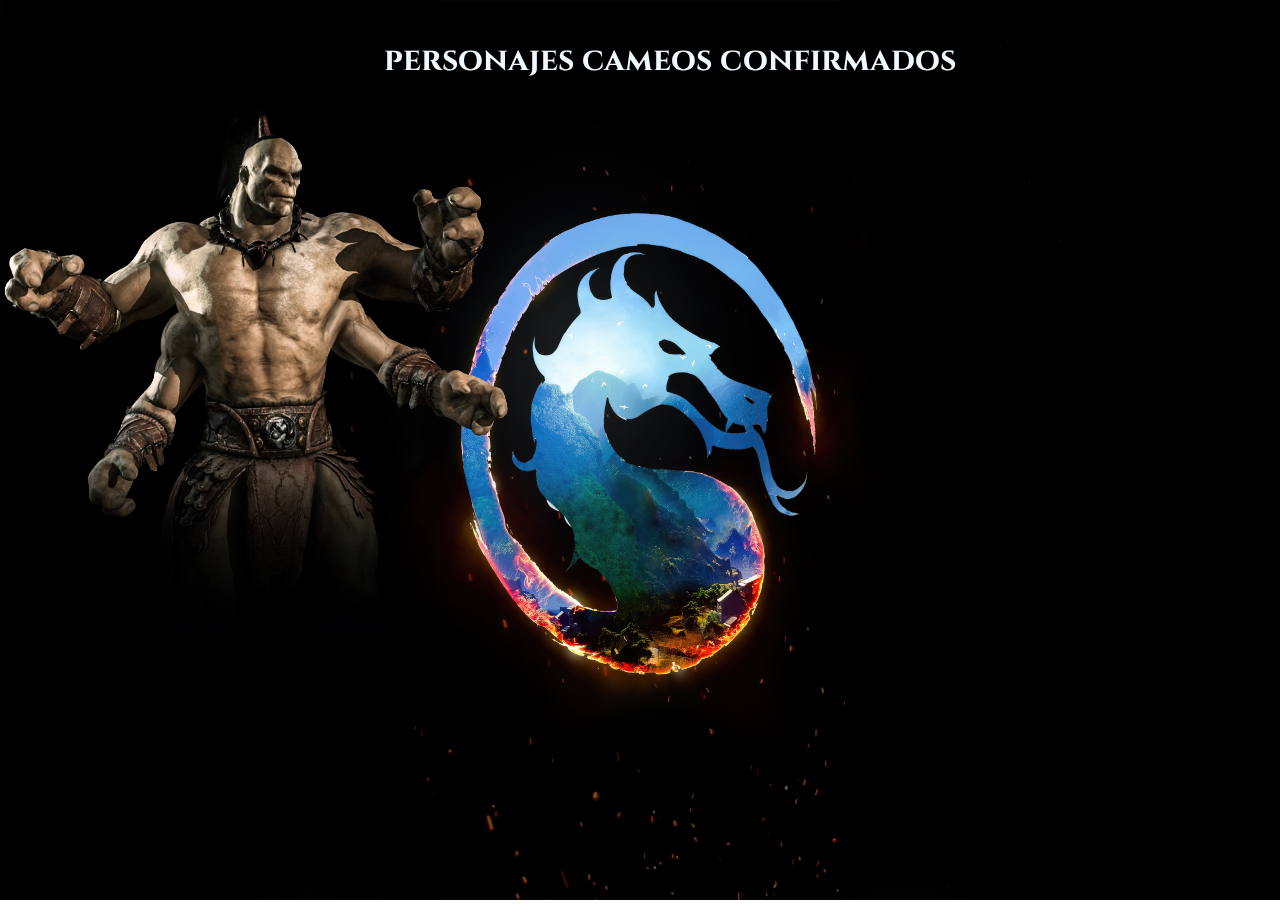
<file: CAMEOS.html>
<!DOCTYPE html>
<html lang="en">
    <head>
        <meta charset="UTF-8">
        <meta name="viewport" content="width=device-width, initial-scale=1.0">
        <link rel="stylesheet" type="text/css" href="src/css/style.css">
        <title>Document</title>
    </head>
    <body>
        <img src="src/img/goro.webp" alt="cameo" class="cameo1">
        <div class="titulo_de_cameos">
            <h1>personajes cameos confirmados</h1>
        </div>
        <div class="nombre de cameo">
            <h1>goro</h1>
        </div>
        <div class="fondo__pph">
            <img src="src/img/fondo2.jpg" alt="fondo">
        </div> 
    </body>
</html>
</file>
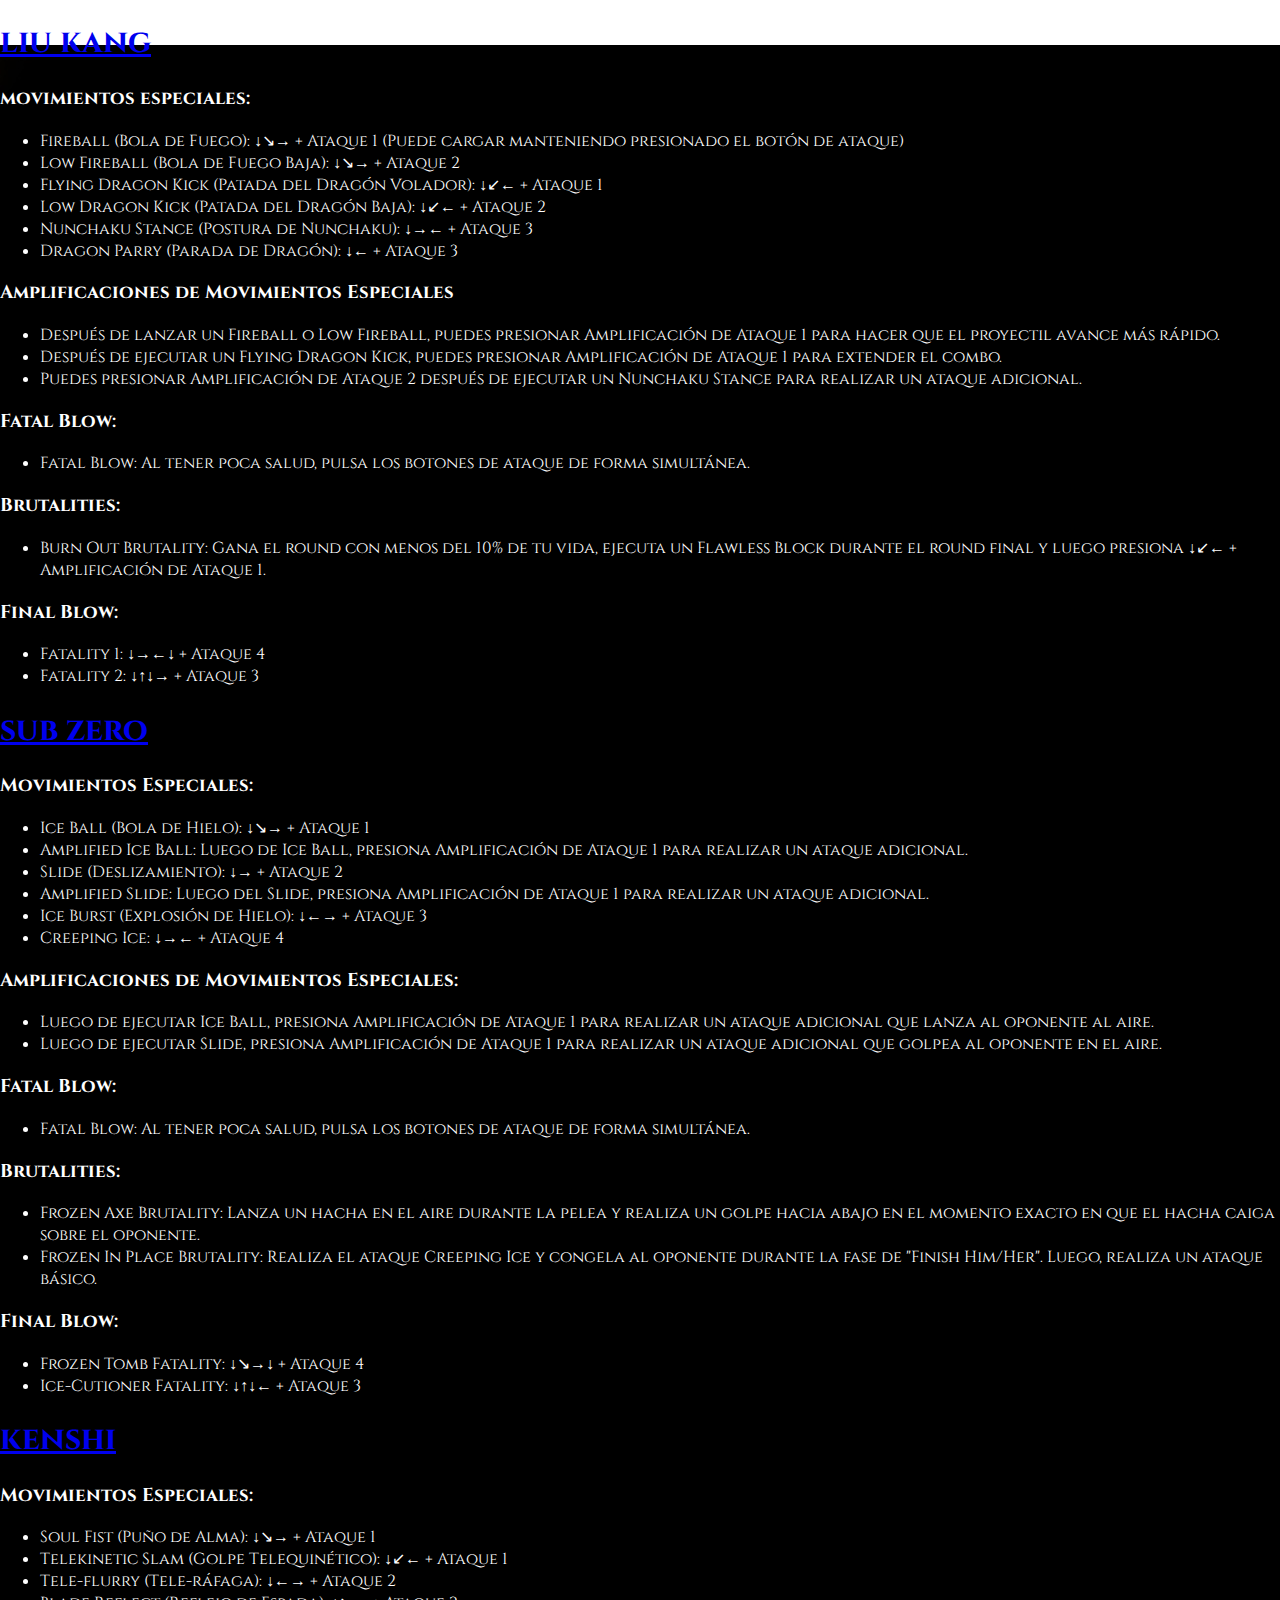
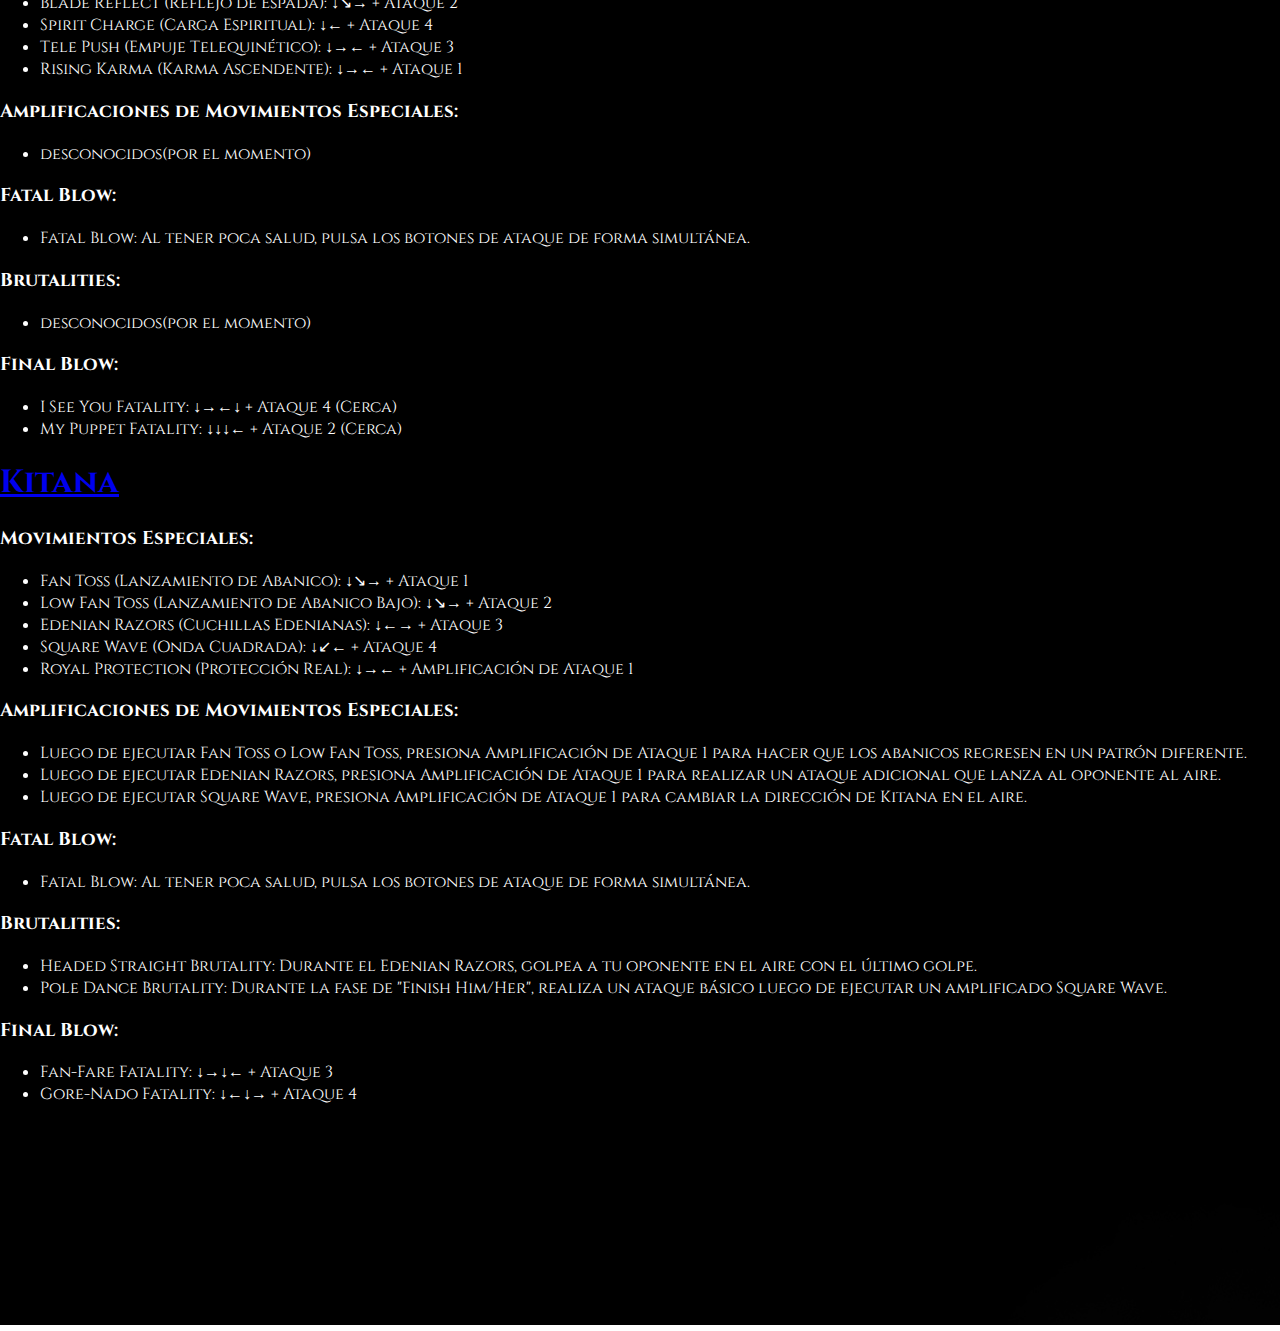
<file: COMBOS.html>
<!DOCTYPE html>
<html lang="en">
<head>
    <meta charset="UTF-8">
    <meta name="viewport" content="width=device-width, initial-scale=1.0">
    <link rel="stylesheet" type="text/css" href="src/css/style.css">
    <title>Document</title>
</head>
<body>
    <div class="movimientos_liu_kang">
        <h1><a href="PERSONAJES.html">liu kang</h1></a>
        <h3>movimientos especiales:</h3>
            <ul>
                <li>Fireball (Bola de Fuego): ↓↘→ + Ataque 1 (Puede cargar manteniendo presionado el botón de ataque)</li>
                <li>Low Fireball (Bola de Fuego Baja): ↓↘→ + Ataque 2</li>
                <li>Flying Dragon Kick (Patada del Dragón Volador): ↓↙← + Ataque 1</li>
                <li>Low Dragon Kick (Patada del Dragón Baja): ↓↙← + Ataque 2</li>
                <li>Nunchaku Stance (Postura de Nunchaku): ↓→← + Ataque 3</li>
                <li>Dragon Parry (Parada de Dragón): ↓← + Ataque 3</li>
            </ul>
        <h3>Amplificaciones de Movimientos Especiales</h3>
            <ul>
                <li>Después de lanzar un Fireball o Low Fireball, puedes presionar Amplificación de Ataque 1 para hacer que el proyectil avance más rápido.</li>
                <li>Después de ejecutar un Flying Dragon Kick, puedes presionar Amplificación de Ataque 1 para extender el combo.</li>
                <li>Puedes presionar Amplificación de Ataque 2 después de ejecutar un Nunchaku Stance para realizar un ataque adicional.</li>
            </ul>
        <h3>Fatal Blow:</h3>
            <ul>
                <li>Fatal Blow: Al tener poca salud, pulsa los botones de ataque de forma simultánea.</li>
            </ul>
        <h3>Brutalities:</h3>
            <ul>
                <li>Burn Out Brutality: Gana el round con menos del 10% de tu vida, ejecuta un Flawless 
                    Block durante el round final y luego presiona ↓↙← + Amplificación de Ataque 1.</li>
            </ul>
        <h3>Final Blow:</h3>
            <ul>
                <li>Fatality 1: ↓→←↓ + Ataque 4</li>
                <li>Fatality 2: ↓↑↓→ + Ataque 3</li>
            </ul>     
    </div>
    <div class="movimientos_sub_zero">
        <h1><a href="PERSONAJES.html">sub zero</h1></a>
        <h3>Movimientos Especiales:</h3>
            <ul>
                <li>Ice Ball (Bola de Hielo): ↓↘→ + Ataque 1</li>
                <li>Amplified Ice Ball: Luego de Ice Ball, presiona Amplificación de Ataque 1 para realizar un ataque adicional.</li>
                <li>Slide (Deslizamiento): ↓→ + Ataque 2</li>
                <li>Amplified Slide: Luego del Slide, presiona Amplificación de Ataque 1 para realizar un ataque adicional.</li>
                <li>Ice Burst (Explosión de Hielo): ↓←→ + Ataque 3</li>
                <li>Creeping Ice: ↓→← + Ataque 4</li>
            </ul>
        <h3>Amplificaciones de Movimientos Especiales:</h3>
            <ul>
                <li>Luego de ejecutar Ice Ball, presiona Amplificación de Ataque 1 para realizar un ataque adicional que lanza al oponente al aire.</li>
                <li>Luego de ejecutar Slide, presiona Amplificación de Ataque 1 para realizar un ataque adicional que golpea al oponente en el aire.</li>
            </ul>
        <h3>Fatal Blow:</h3>
            <ul>
                <li>Fatal Blow: Al tener poca salud, pulsa los botones de ataque de forma simultánea.</li>
            </ul>
        <h3>Brutalities:</h3>
            <ul>
                <li>Frozen Axe Brutality: Lanza un hacha en el aire durante la pelea y realiza un golpe hacia abajo en el momento exacto en que el hacha caiga sobre el oponente.</li>
                <li>Frozen In Place Brutality: Realiza el ataque Creeping Ice y congela al oponente durante la fase de "Finish Him/Her". Luego, realiza un ataque básico.</li>
            </ul>
        <h3>Final Blow:</h3>
            <ul>
                <li>Frozen Tomb Fatality: ↓↘→↓ + Ataque 4</li>
                <li>Ice-Cutioner Fatality: ↓↑↓← + Ataque 3</li>
            </ul>
    </div>
    <div class="movimientos_kenshi">
        <h1><a href="PERSONAJES.html">kenshi</h1></a>
        <h3>Movimientos Especiales:</h3>
        <ul>
            <li>Soul Fist (Puño de Alma): ↓↘→ + Ataque 1</li>
            <li>Telekinetic Slam (Golpe Telequinético): ↓↙← + Ataque 1</li>
            <li>Tele-flurry (Tele-ráfaga): ↓←→ + Ataque 2</li>
            <li>Blade Reflect (Reflejo de Espada): ↓↘→ + Ataque 2</li>
            <li>Spirit Charge (Carga Espiritual): ↓← + Ataque 4</li>
            <li>Tele Push (Empuje Telequinético): ↓→← + Ataque 3</li>
            <li>Rising Karma (Karma Ascendente): ↓→← + Ataque 1</li>
        </ul>
        <h3>Amplificaciones de Movimientos Especiales:</h3>
            <ul>
                <li>desconocidos(por el momento)</li>
            </ul>
            <h3>Fatal Blow:</h3>
            <ul>
                <li>Fatal Blow: Al tener poca salud, pulsa los botones de ataque de forma simultánea.</li>
            </ul>
        <h3>Brutalities:</h3>
            <ul>
                <li>desconocidos(por el momento)</li>
            </ul>
        <h3>Final Blow:</h3>
            <ul>
                <li>I See You Fatality: ↓→←↓ + Ataque 4 (Cerca)</li>
                <li>My Puppet Fatality: ↓↓↓← + Ataque 2 (Cerca)</li>
            </ul>
    </div>
    <div class="movimientos_kitana">
        <h1><a href="PERSONAJES.html">Kitana</h1></a>
        <h3>Movimientos Especiales:</h3>
        <ul>
            <li>Fan Toss (Lanzamiento de Abanico): ↓↘→ + Ataque 1</li>
            <li>Low Fan Toss (Lanzamiento de Abanico Bajo): ↓↘→ + Ataque 2</li>
            <li>Edenian Razors (Cuchillas Edenianas): ↓←→ + Ataque 3</li>
            <li>Square Wave (Onda Cuadrada): ↓↙← + Ataque 4</li>
            <li>Royal Protection (Protección Real): ↓→← + Amplificación de Ataque 1</li>
        </ul>
        <h3>Amplificaciones de Movimientos Especiales:</h3>
        <ul>
            <li>Luego de ejecutar Fan Toss o Low Fan Toss, presiona Amplificación de Ataque 1 para hacer que los abanicos regresen en un patrón diferente.</li>
            <li>Luego de ejecutar Edenian Razors, presiona Amplificación de Ataque 1 para realizar un ataque adicional que lanza al oponente al aire.</li>
            <li>Luego de ejecutar Square Wave, presiona Amplificación de Ataque 1 para cambiar la dirección de Kitana en el aire.</li>
        </ul>
        <h3>Fatal Blow:</h3>
        <ul>
            <li>Fatal Blow: Al tener poca salud, pulsa los botones de ataque de forma simultánea.</li>
        </ul>
        <h3>Brutalities:</h3>
        <ul>
            <li>Headed Straight Brutality: Durante el Edenian Razors, golpea a tu oponente en el aire con el último golpe.</li>
            <li>Pole Dance Brutality: Durante la fase de "Finish Him/Her", realiza un ataque básico luego de ejecutar un amplificado Square Wave.</li>
        </ul>
        <h3>Final Blow:</h3>
        <ul>
            <li>Fan-Fare Fatality: ↓→↓← + Ataque 3</li>
            <li>Gore-Nado Fatality: ↓←↓→ + Ataque 4</li>
        </ul>
    </div>
    
    <div class="fondo__pp">
        <img src="src/img/fondo2.jpg" alt="fondo">
    </div> 
</body>
</html>
</file>
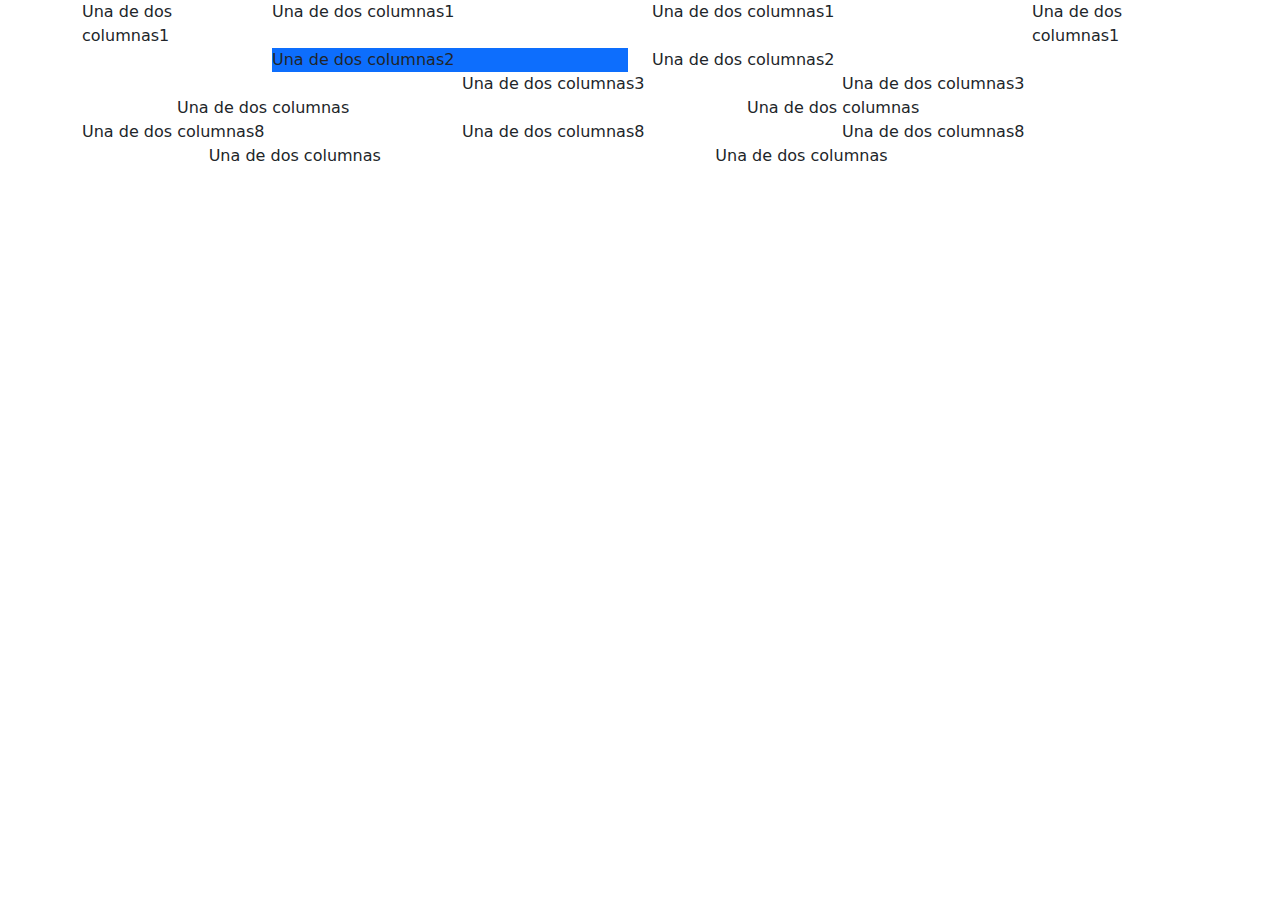
<file: contactenos.html>
<!DOCTYPE html>
<html lang="en">
<head>
    <meta charset="UTF-8">
    <meta name="viewport" content="width=device-width, initial-scale=1.0">
    <link href="https://cdn.jsdelivr.net/npm/bootstrap@5.3.0/dist/css/bootstrap.min.css" rel="stylesheet">
    <title>Document</title>
</head>
<body>

    <div class="container">
        <div class="row justify-content-start">
          <div class="col-2">
            Una de dos columnas1
          </div>
          <div class="col-4">
            Una de dos columnas1
          </div>
          <div class="col-4">
            Una de dos columnas1
          </div>
          <div class="col-2">
            Una de dos columnas1
          </div>
        </div>
        <div class="row justify-content-center">
          <div class="col-4">
            <div class="text bg-primary">Una de dos columnas2</div>
          </div>
          <div class="col-4">
            Una de dos columnas2
          </div>
        </div>
        <div class="row justify-content-end">
          <div class="col-4">
            Una de dos columnas3
          </div>
          <div class="col-4">
            Una de dos columnas3
          </div>
        </div>
        <div class="row justify-content-around">
          <div class="col-4">
            Una de dos columnas
          </div>
          <div class="col-4">
            Una de dos columnas
          </div>
        </div>
        <div class="row justify-content-between">
          <div class="col-4">
            Una de dos columnas8
          </div>
          <div class="col-4">
            Una de dos columnas8
          </div>
          <div class="col-4">
            Una de dos columnas8
          </div>
        </div>
        <div class="row justify-content-evenly">
          <div class="col-4">
            Una de dos columnas
          </div>
          <div class="col-4">
            Una de dos columnas
          </div>
        </div>
      </div>
</body>
</html>
</file>
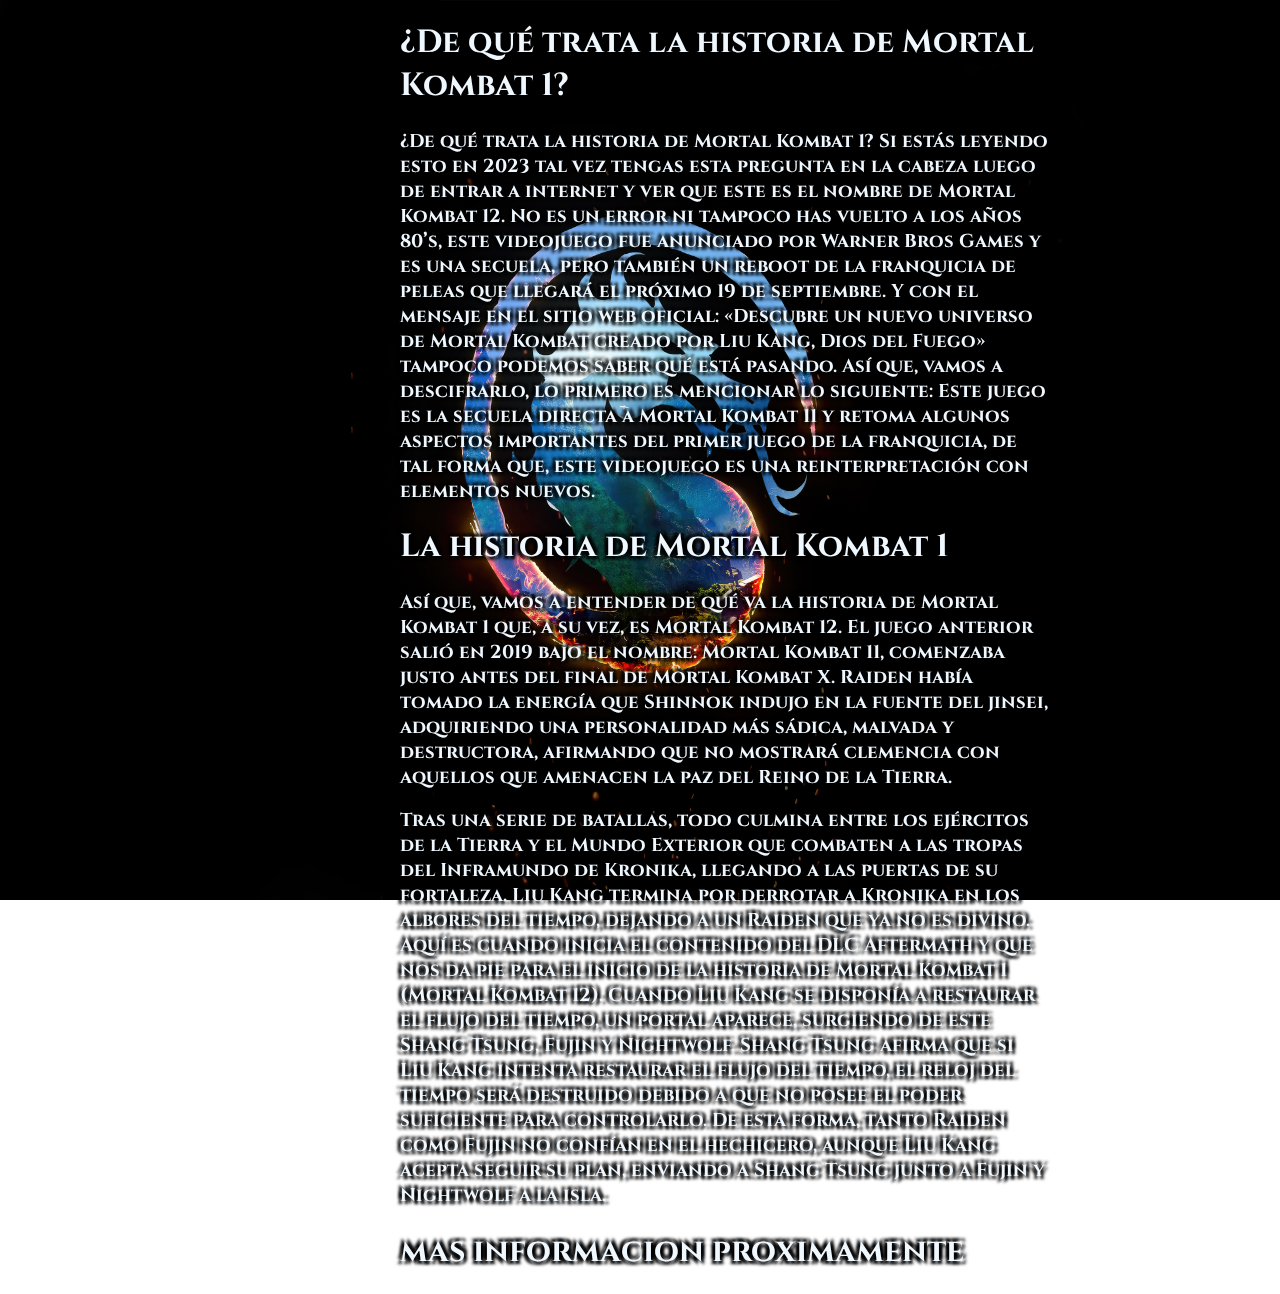
<file: HISTORIA.html>
<!DOCTYPE html>
<html lang="en">
<head>
    <meta charset="UTF-8">
    <meta name="viewport" content="width=device-width, initial-scale=1.0">
    <link rel="stylesheet" type="text/css" href="src/css/style.css">
    <title>Document</title>
</head>
<body>
    <div class="info_h">
        <h1>¿De qué trata la historia de Mortal Kombat 1?</h1>
        <h3>¿De qué trata la historia de Mortal Kombat 1? Si estás leyendo esto en 2023 tal vez tengas esta 
            pregunta en la cabeza luego de entrar a internet y ver que este es el nombre de Mortal Kombat 12.
            No es un error ni tampoco has vuelto a los años 80’s, este videojuego fue anunciado por 
            Warner Bros Games y es una secuela, pero también un reboot de la franquicia de peleas que llegará
            el próximo 19 de septiembre.

            Y con el mensaje en el sitio web oficial: «Descubre un nuevo universo de Mortal Kombat creado 
            por Liu Kang, Dios del Fuego» tampoco podemos saber qué está pasando. Así que, vamos a descifrarlo, 
            lo primero es mencionar lo siguiente: Este juego es la secuela directa a Mortal Kombat 11 y retoma 
            algunos aspectos importantes del primer juego de la franquicia, de tal forma que, este videojuego 
            es una reinterpretación con elementos nuevos.
        </h3>

        <h1>La historia de Mortal Kombat 1</h1>
        <h3>Así que, vamos a entender de qué va la historia de Mortal Kombat 1 que, a su vez, es Mortal Kombat 
            12. El juego anterior salió en 2019 bajo el nombre: Mortal Kombat 11, comenzaba justo antes del 
            final de Mortal Kombat X. Raiden había tomado la energía que Shinnok indujo en la fuente del jinsei, 
            adquiriendo una personalidad más sádica, malvada y destructora, afirmando que no mostrará clemencia 
            con aquellos que amenacen la paz del Reino de la Tierra. 
        </h3>
        <h3>Tras una serie de batallas, todo culmina entre los ejércitos de la Tierra y el Mundo Exterior que 
            combaten a las tropas del Inframundo de Kronika, llegando a las puertas de su fortaleza. Liu Kang 
            termina por derrotar a Kronika en los albores del tiempo, dejando a un Raiden que ya no es divino. 
            Aquí es cuando inicia el contenido del DLC Aftermath y que nos da pie para el inicio de la historia de 
            Mortal Kombat 1 (Mortal Kombat 12). Cuando Liu Kang se disponía a restaurar el flujo del tiempo, un portal 
            aparece, surgiendo de este Shang Tsung, Fujin y Nightwolf. Shang Tsung afirma que si Liu Kang intenta restaurar 
            el flujo del tiempo, el reloj del tiempo será destruido debido a que no posee el poder suficiente para controlarlo.
            De esta forma, tanto Raiden como Fujin no confían en el hechicero, aunque Liu Kang acepta seguir su plan, enviando 
            a Shang Tsung junto a Fujin y Nightwolf a la isla.
        </h3>
        <h1>mas informacion proximamente</h1>
    </div>
    <div class="fondo__pph">
        <img src="src/img/fondo2.jpg" alt="fondo">
    </div> 
</body>
</html>
</file>
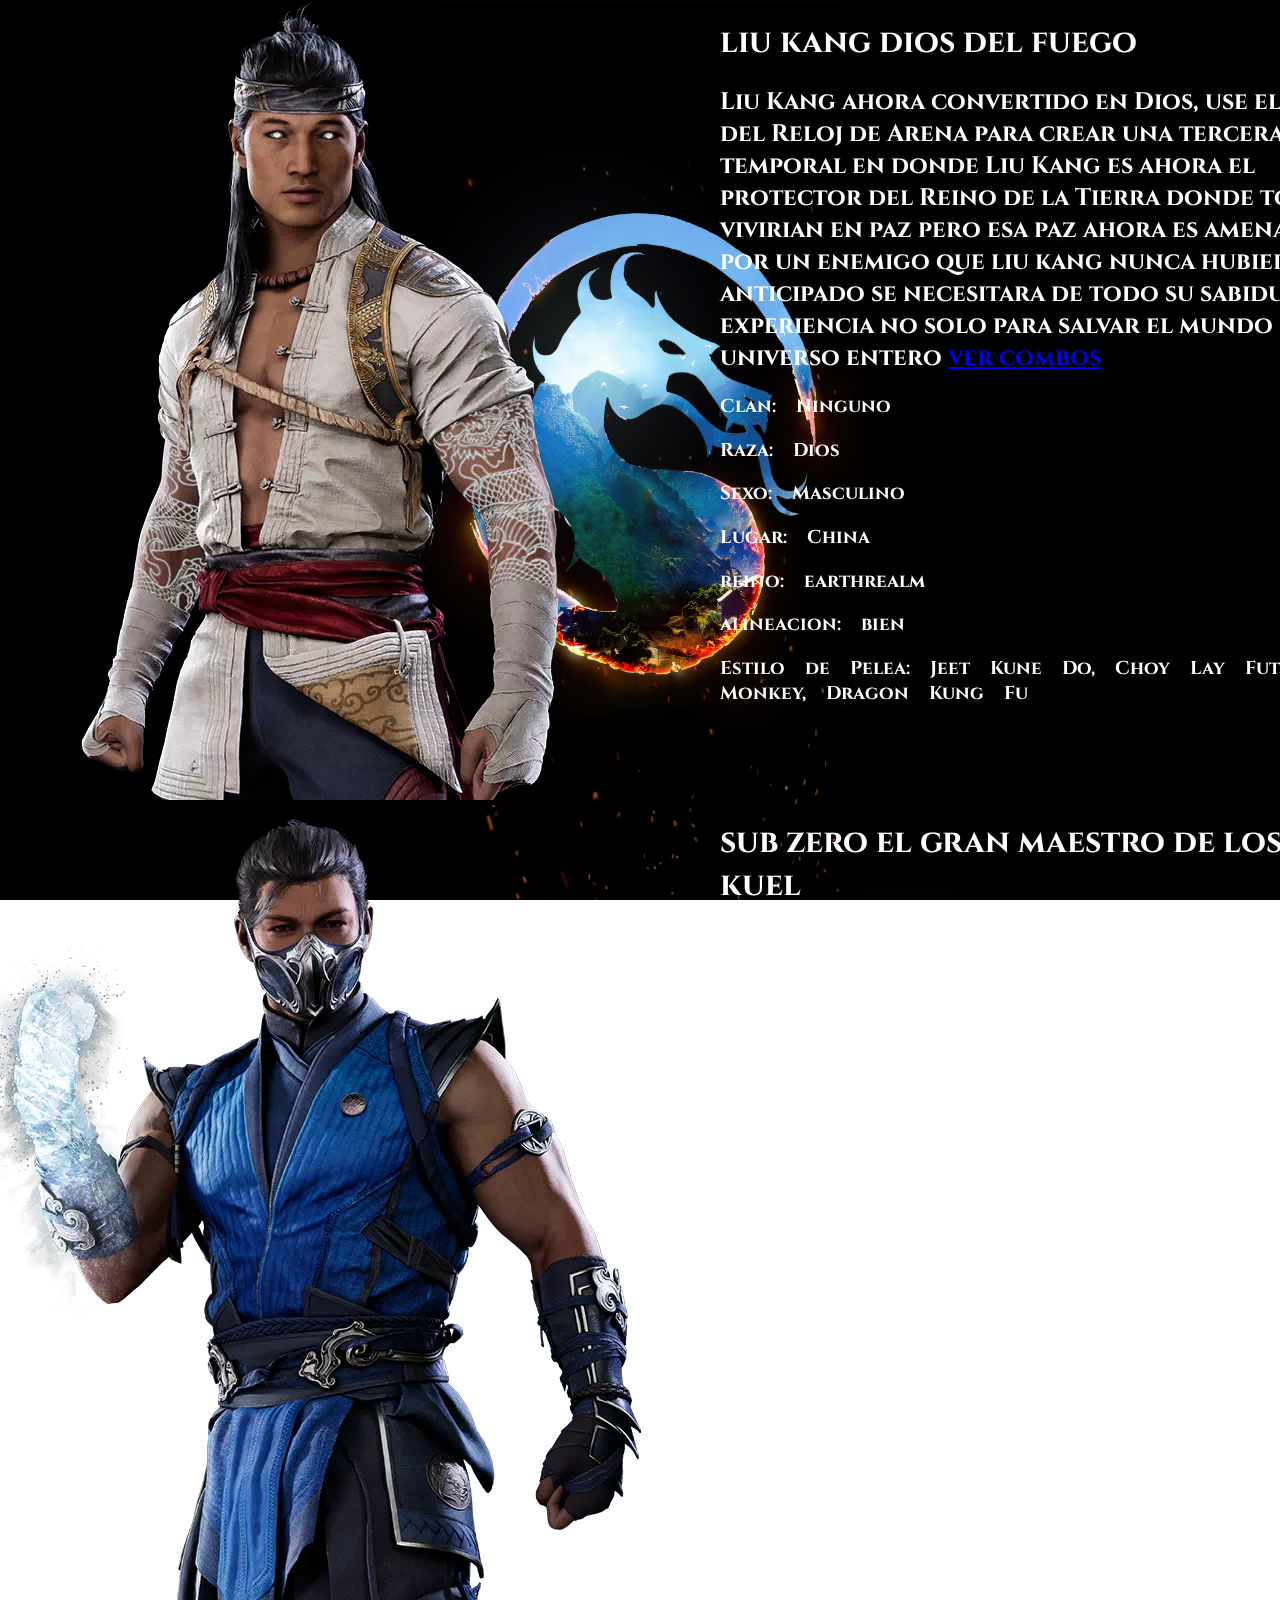
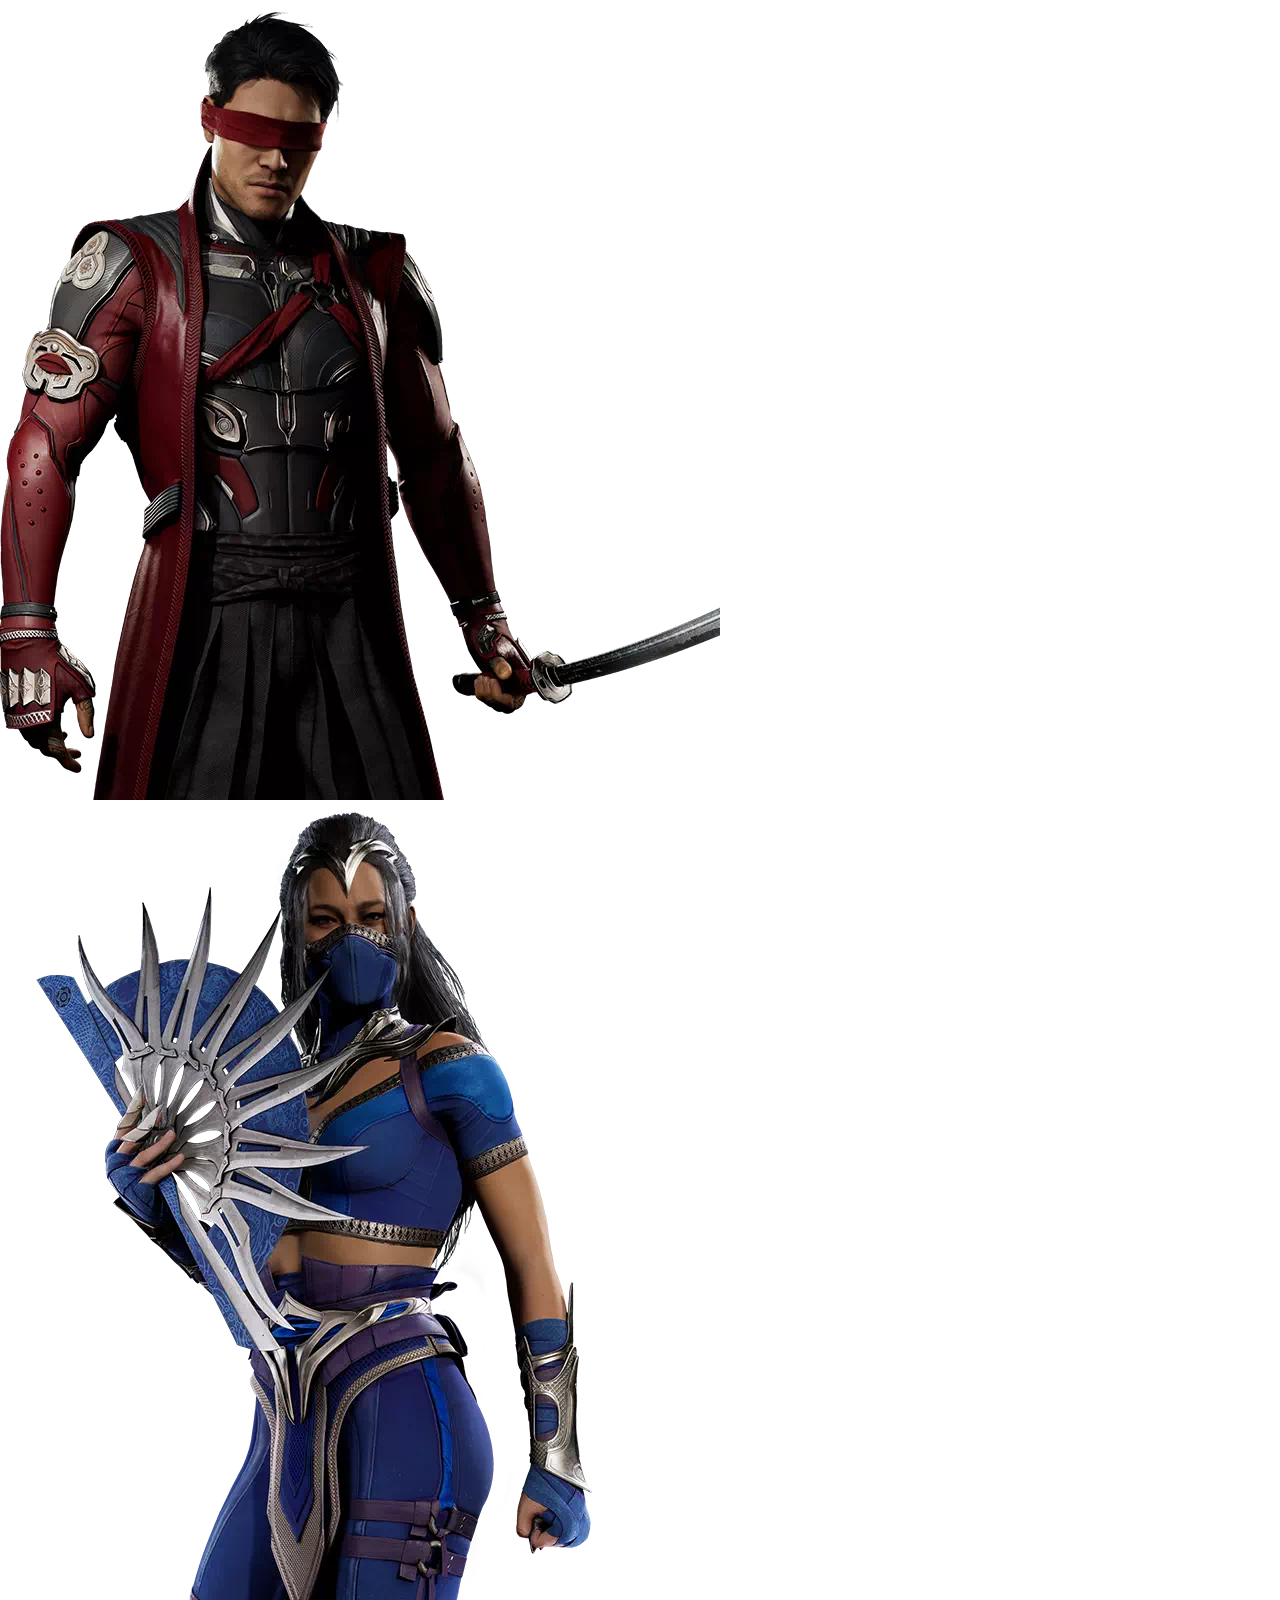
<file: PERSONAJES.html>
<!DOCTYPE html>
<html lang="en">
<html>
    <head>
        <meta charset="UTF-8">
        <meta name="viewport" content="width=device-width, initial-scale=1.0"> 
        <link rel="stylesheet" type="text/css" href="src/css/style.css">
        <title>SELECCION DE PERSONAJES</title>
    </head>
    <body>
        <div class = "datos_de_liu_kang">
            <h1>liu kang dios del fuego</h1>
            <h2> Liu Kang ahora convertido en Dios, use el poder del Reloj de Arena para crear una 
                tercera línea temporal en donde Liu Kang es ahora el protector del Reino de la Tierra donde
                todos vivirian en paz pero esa paz ahora es amenazada por un enemigo que liu kang nunca hubiera
                anticipado se necesitara de todo su sabiduria y experiencia no solo para salvar el mundo sino el 
                universo entero <a href="COMBOS.html">ver combos</a>
            </h2>
            <div class="info_p">
                <h3>Clan:   Ninguno</h3>
                <h3>Raza:   Dios</h3>
                <h3>Sexo:   Masculino</h3>
                <h3>Lugar:  China</h3>
                <h3>reino:  earthrealm</h3>
                <h3>alineacion: bien</h3>
                <h3>Estilo de Pelea:    Jeet Kune Do, Choy Lay Fut, Monkey, Dragon Kung Fu</h3>
            </div>

        </div>
        <img src="src/img/liu kang.webp" alt="PERSONAJES" class="personaje1">
        <div class = "datos_de_sub_zero">
            <h1>sub zero el gran maestro de los lin kuel</h1>
            <h2> conocido con el gran maestro de los lin kuel sub zero lidera su antiguo clan de guerrero
                defensores de la tierra contra amenazas extremas esta a sido su tarea durante siglos pero 
                la tierra no a sido amenazada durante siglos y sub zero no ve la necesidad de limitar a su
                a defender una amenaza que posiblemente nunca valla a suceder bajo su liderasgo los li kuel
                saldran de las sombras y lucharan para ser una de la naciones mas grandes de la tierra 
            </h2>
            <div class="info_p">
                <h3>Clan:   lin kuel</h3>
                <h3>Raza:   humano, Cryomancer</h3>
                <h3>Sexo:   Masculino</h3>
                <h3>Lugar:  China</h3>
                <h3>reino:  earthrealm</h3>
                <h3>alineacion: bien</h3>
                <h3>Estilo de Pelea:    Shotokan, Dragón, Cryomancer, Unbreakable, Grandmaster</h3>
            </div>
        </div>
        <img src="src/img/sub zero.webp" alt="PERSONAJES" class="personaje2">
        <div class = "datos_de_kenshi">
            <h1>kenshi takahashi reivindicador del nombre de su familia</h1>
            <h2> siendo uno de las familias mas honorables de japon en el pasado los takahashi fueron diezmados
                en las batallas lo perdieron todo incluido el simbolo de su poder la venerada espada sento quienes 
                sobrevivieron se unieron a los bakuto predecesores de los yakuza para recibir proteccion 
                con siglos despues kenshi crecio escuchando las historias de su familia y debido al odio hacia los
                yakuza kenshi año liberar a su familia de sus garras pero primero kenshi recuperar la espada sento
            </h2>
            <div class="info_p">
                <h3>Clan:   takahashi</h3>
                <h3>Raza:   humano</h3>
                <h3>Sexo:   Masculino</h3>
                <h3>Lugar:  japon</h3>
                <h3>reino:  earthrealm</h3>
                <h3>alineacion: bien</h3>
                <h3>Estilo de Pelea:    San Shou</h3>
            </div>
        </div>
        <img src="src/img/kenshi.webp" alt="PERSONAJES" class="personaje3">
        <div class = "datos_de_kitana">
            <h1>kenshi princesa del mundo exterior</h1>
            <h2> siendo uno de las familias mas honorables de japon en el pasado los takahashi fueron diezmados
                en las batallas lo perdieron todo incluido el simbolo de su poder la venerada espada sento quienes 
                sobrevivieron se unieron a los bakuto predecesores de los yakuza para recibir proteccion 
                con siglos despues kenshi crecio escuchando las historias de su familia y debido al odio hacia los
                yakuza kenshi año liberar a su familia de sus garras pero primero kenshi recuperar la espada sento
            </h2>
            <div class="info_p">
                <h3>Clan:   Ninguno</h3>
                <h3>Sexo:   femenino</h3>
                <h3>Raza:   edenian</h3>
                <h3>Lugar:  edenia</h3>
                <h3>reino:  outworld</h3>
                <h3>alineacion: bien</h3>
                <h3>Estilo de Pelea:    Ba Gua</h3>
            </div>
        </div>
        <img src="src/img/kitana.webp" alt="PERSONAJES" class="personaje4">
        <div class="fondo__pph">
            <img src="src/img/fondo2.jpg" alt="fondo">
        </div> 
    </body>
</html>
</file>
<file: src/css/style.css>
@import url('https://fonts.googleapis.com/css2?family=Cinzel:wght@500&display=swap');
body, html {
    margin: 0;
    height: 100%;
    overflow-y: fixed;
    font-family: 'Cinzel', serif;
}
@media (max-width: 767px) {
    .desktop {
        display: none;
    }
    .tablet {
        display: none;
    }
    .fondo__pp{
        position: absolute;
        top: 0;
        left: 0;
        width: 400%;
        height: 200%;
        z-index: -1; 
    }
    .gif{
        width:800px;
        height: auto;
        position: absolute;
        top:300%;
        left:80%;
    }
    .gif2{
        width: 800px;
        height: auto;
        position: absolute;
        top:200%;
        left:80%;
    }
    .fondo__pps{
    position: absolute;
    top: 0px;
    width: 400%;
    height: 20%;
    background: linear-gradient(to bottom,rgb(20, 120, 210),rgba(0, 0, 255, 0));
    }
}
@media (min-width: 768px) and (max-width: 1023px) {
    .desktop {
        display: none;
    }
    .movil {
        display: none;
    }
}
@media (min-width: 1024px) {
    .tablet {
        display: none;
    }
    .movil {
        display: none;
    }
    .fondo__pp{
        position: absolute;
        top: 5%;
        left: 0;
        width: 100%;
        height: 75%;
        z-index: -1; 
    }
    .fondo_vacio{
        position: absolute;
        top: 70%;
        left: 0;
        width: 100%;
        height: 100%;
    }
    .fondo{
        position: absolute;
        top: 170%;
        left: 0;
        width: 100%;
        height: 100%;
    }
    .fondo_superior{
        position: absolute;
        top: 0;
        left: 0;
        width: 100%;
        height: 5%;
        background-color: rgb(19, 40, 68);
    }
    .fondo__pph{
        position: fixed;
        top: 0;
        left: 0;
        width: 100%;
        height: 100%;
        z-index: -1; 
    }
    .fondo__pph img {
        width: 100%;
        height: 100%;
        object-fit: fill; 
    }
    .button_R{
        position: absolute;
        top:5px;
        left:75%;
        border: 2px solid rgb(255, 255, 255);
        padding: 5px;
    }
    .button_R a{
        color: rgb(255, 255, 255);
        text-decoration: none;
    }
    .button_I{
        position: absolute;
        top:5px;
        left:85%;
        border: 2px solid rgb(255, 255, 255);
        padding: 5px;
    }
    .button_I a{
        color: rgb(255, 255, 255);
        text-decoration: none;
    }
    .instagram{
        
        position: absolute;
        top: 10px;
        left: 72%;
        width: 30px;
        height: 30px;
    }
    .facebook{
        position: absolute;
        top: 10px;
        left: 69%;
        width: 30px;
        height: 30px;
    }
    .twitter{
        position: absolute;
        top: 10px;
        left: 66%;
        width: 30px;
        height: 30px;
    }
    .whatsapp{
        position: absolute;
        top: 10px;
        left: 63%;
        width: 30px;
        height: 30px;
    }
    .tiktok{
        position: absolute;
        top: 10px;
        left: 60%;
        width: 30px;
        height: 30px;
    }
    .youtube{
        position: absolute;
        top: 10px;
        left: 57%;
        width: 30px;
        height: 30px;
    }
    .discord{
        position: absolute;
        top: 10px;
        left: 54%;
        width: 30px;
        height: 30px;
    }
    .opciones__superior__pp {
        position: absolute;
        top: 7%;
        left: 10%;
        display: flex;
        list-style: none;
    }
    .opciones__superior__pp a {
        color: rgb(0, 0, 0);
        text-decoration: none;
    }
    .opciones__superior__pp li {
        margin-right: 240px;
        white-space: nowrap; 
        background-color: rgba(52, 96, 219, 0.3);
        transform: skew(-30deg);
        padding: 5px;
        border: 2px solid rgb(255, 255, 255, 0.3);
    }
    .opciones__verticales__pp{
        position: absolute;
        top: 650px;
        left: -15px;
    }
    .opciones__verticales__pp a{
        color: rgb(34, 62, 107);
        text-decoration: none;
    }
    .opciones__verticales__pp li{
        display: block;
        margin-bottom: 120%;
    }
    .gif{
        width:350px;
        height: auto;
        position: absolute;
        top:78%;
        left:55%;
    }
    .gif2{
        width: 350px;
        height: auto;
        position: absolute;
        top:78%;
        left:21%;
    }
    .texto_de_info_trailerygameplay{
        position: absolute;
        top: 78%;
        left: 30px;
        width: 200px;
        color: rgb(34, 62, 107);
    }
    .mk1-titulo{
        position: absolute;
        top: 117%;
        left: 450px;
        width: 500px;
    }
    .FECHA_de_lanzamiento{
        position: absolute;
        top: 130%;
        left: 300px;
        color: white;
        text-shadow: -3px -3px 3px rgb(74, 125, 164), 3px -3px 3px rgb(74, 125, 164), -3px 3px 3px rgb(74, 125, 164), 3px 3px 3px rgb(74, 125, 164);
    }
    .DLC{
        position: absolute;
        top: 165%;
        left: 200px;
        width: 500px;
        color: white;
        text-shadow: -3px -3px 3px rgb(74, 125, 164), 3px -3px 3px rgb(74, 125, 164), -3px 3px 3px rgb(74, 125, 164), 3px 3px 3px rgb(74, 125, 164);
    }
    .datos_de_liu_kang{
        position: absolute;
        top: 0px;
        left: 720px;
        color: rgb(255, 255, 255);
        width: 650px;
    }
    .personaje1{
        position: absolute;
        top: 0px;
        left: -80px;
    }
    .datos_de_sub_zero{
        position: absolute;
        top: 800px;
        left: 720px;
        color: rgb(255, 255, 255);
        width: 650px;
    }
    .personaje2{
        position: absolute;
        top: 800px;
        left: -80px;
    }
    .datos_de_kenshi{
        position: absolute;
        top: 1600px;
        left: 720px;
        color: rgb(255, 255, 255);
        width: 650px;
    }
    .personaje3{
        position: absolute;
        top: 1600px;
        left: -80px;
    }
    .datos_de_kitana{
        position: absolute;
        top: 2400px;
        left: 720px;
        color: rgb(255, 255, 255);
        width: 650px;
    }
    .personaje4{
        position: absolute;
        top: 2400px;
        left: -80px;
    }
    .info_p h3{
        word-spacing: 0.8em;
    }
    .movimientos_liu_kang{
        position: static;
        color: rgb(255, 255, 255)
    }
    .movimientos_sub_zero{
        position: static;
        color: rgb(255, 255, 255)
    }
    .movimientos_kenshi{
        position: static;
        color: rgb(255, 255, 255)
    }
    .movimientos_kitana{
        position: static;
        color: rgb(255, 255, 255)
    }
    .info_h{
        position: absolute;
        color: aliceblue;
        left: 400px;
        width: 650px;
        text-shadow: -3px -3px 3px #000000, 3px -3px 3px #000000, -3px 3px 3px #000000, 3px 3px 3px #000000;
    }
    .titulo_de_cameos{
        position: absolute;
        left: 30%;
        top: 2%;
        color: aliceblue;
    } 
    .cameo1{
        position: absolute;
        top: 100px;
        left: 0px;
        width: 40%;
        height: auto;
    }
}
</file>
